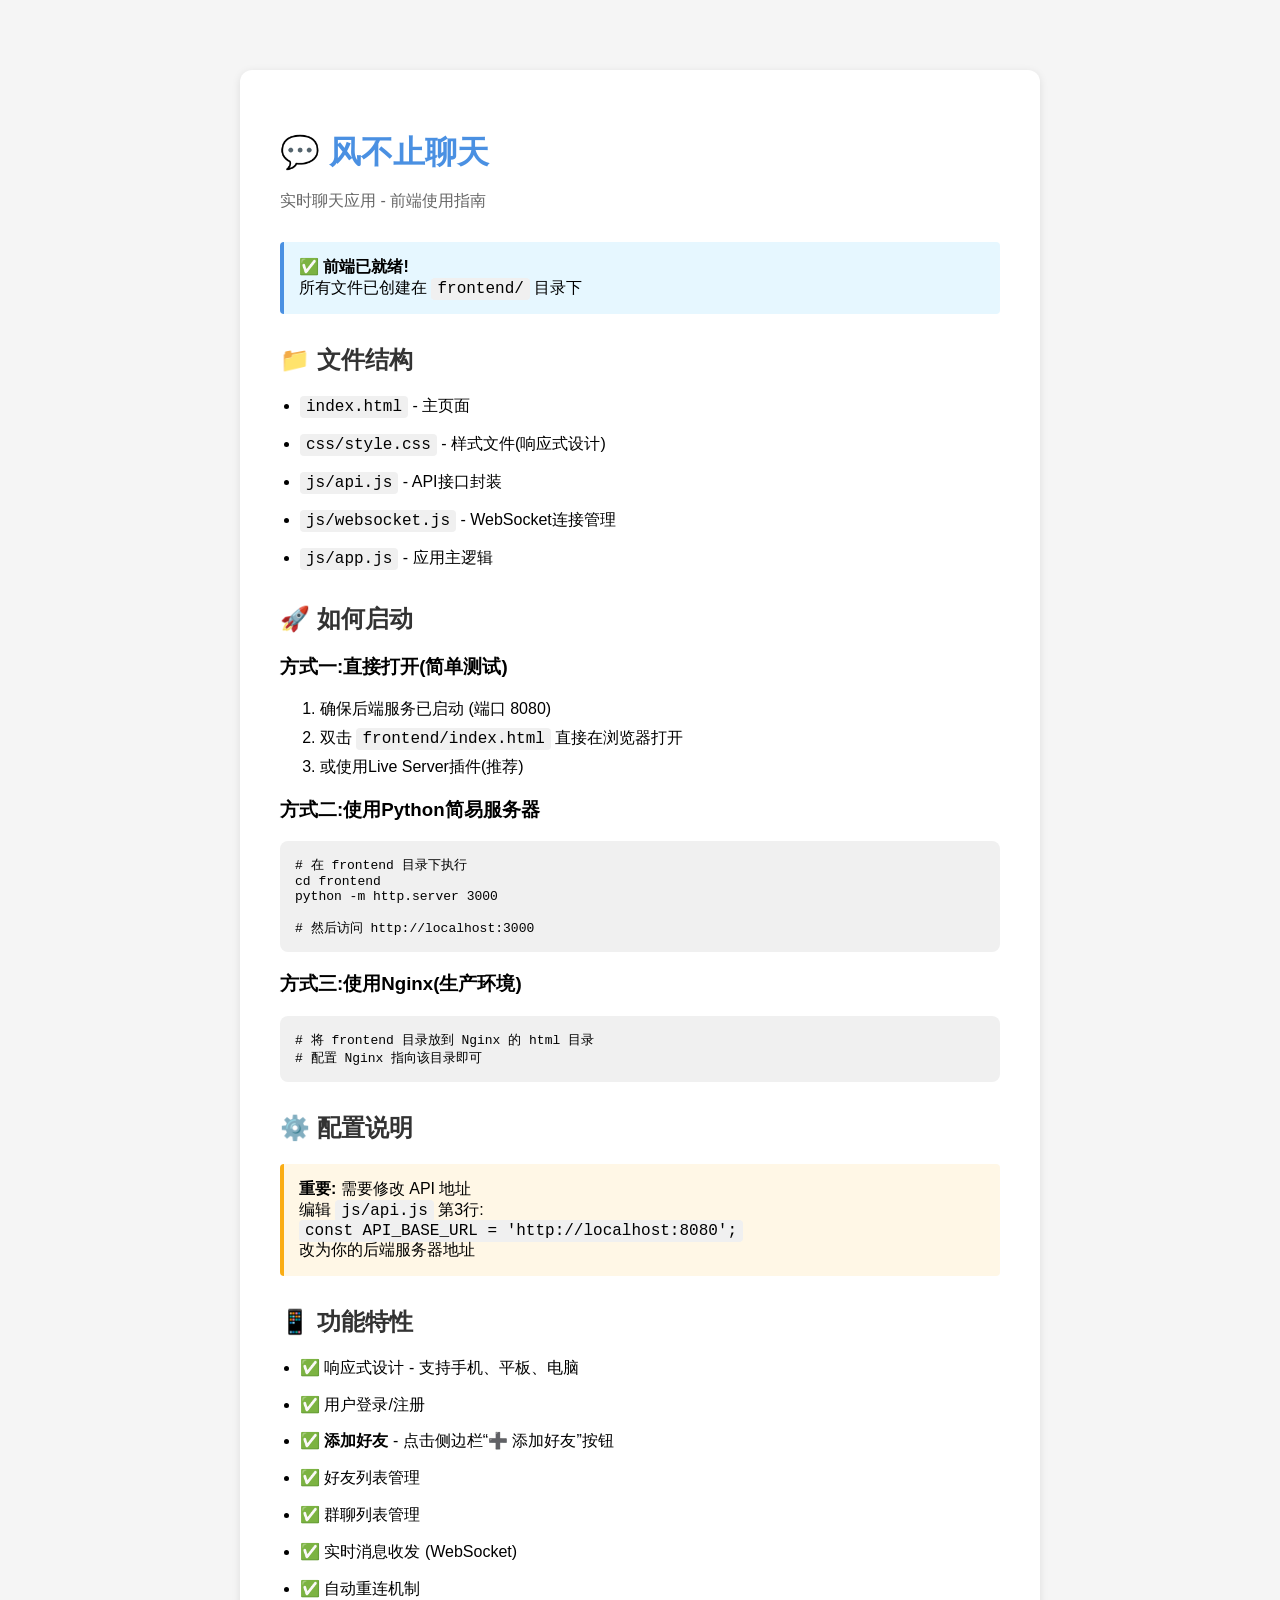
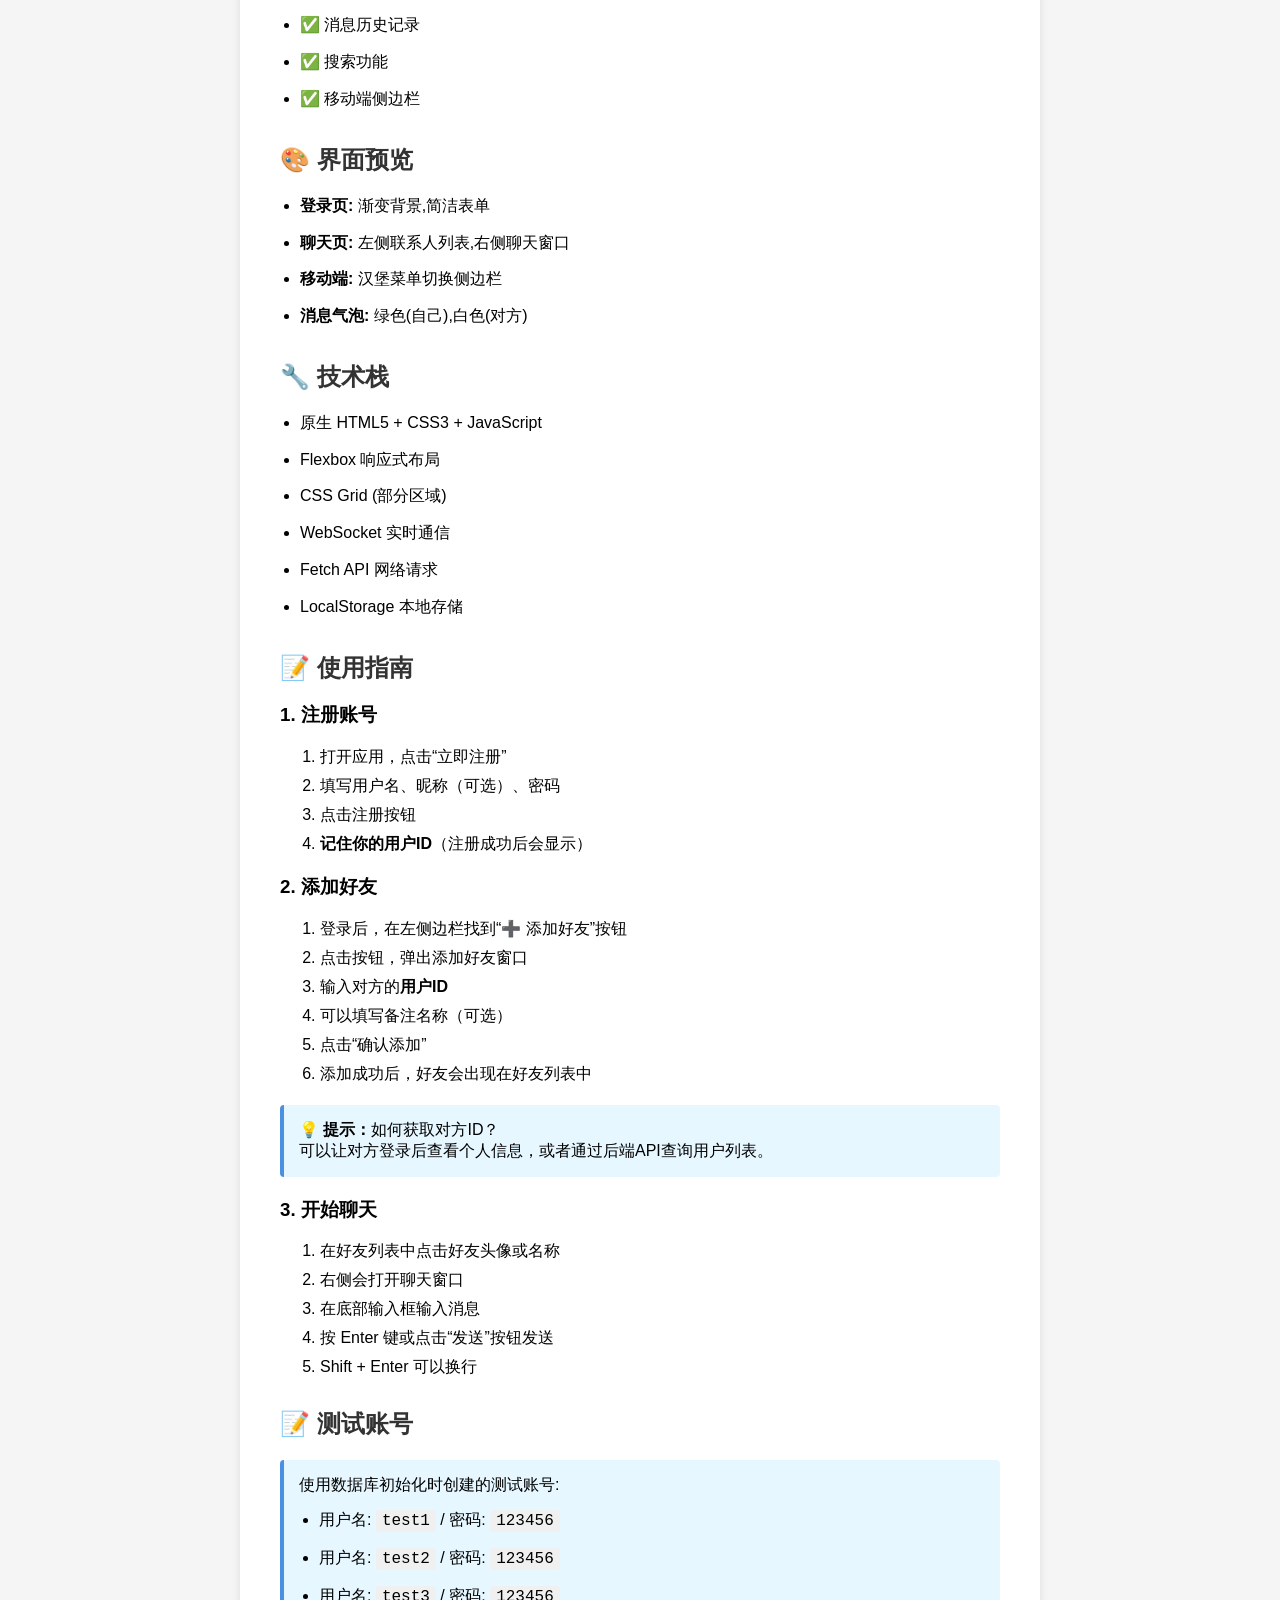
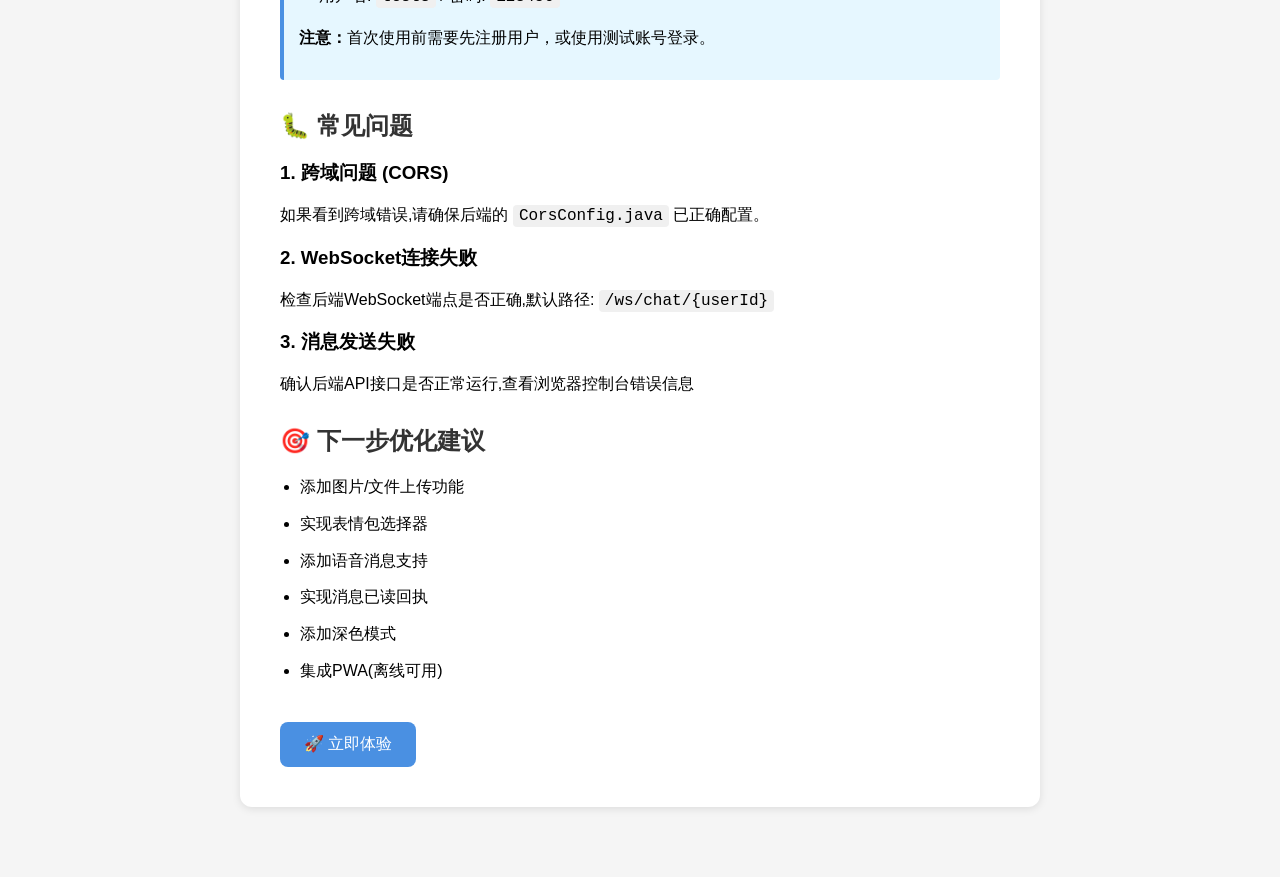
<file: src/main/resources/static/README.html>
<!DOCTYPE html>
<html lang="zh-CN">
<head>
    <meta charset="UTF-8">
    <meta name="viewport" content="width=device-width, initial-scale=1.0">
    <title>风不止聊天 - 使用说明</title>
    <style>
        body {
            font-family: -apple-system, BlinkMacSystemFont, 'Segoe UI', sans-serif;
            max-width: 800px;
            margin: 50px auto;
            padding: 20px;
            background: #f5f5f5;
        }
        .container {
            background: white;
            padding: 40px;
            border-radius: 12px;
            box-shadow: 0 2px 8px rgba(0,0,0,0.1);
        }
        h1 {
            color: #4A90E2;
            margin-bottom: 10px;
        }
        .subtitle {
            color: #666;
            margin-bottom: 30px;
        }
        h2 {
            color: #333;
            margin-top: 30px;
            margin-bottom: 15px;
        }
        ul {
            line-height: 1.8;
            padding-left: 20px;
        }
        li {
            margin-bottom: 8px;
        }
        .btn {
            display: inline-block;
            padding: 12px 24px;
            background: #4A90E2;
            color: white;
            text-decoration: none;
            border-radius: 8px;
            margin-top: 20px;
            transition: all 0.3s;
        }
        .btn:hover {
            background: #357ABD;
            transform: translateY(-2px);
            box-shadow: 0 4px 12px rgba(74,144,226,0.3);
        }
        code {
            background: #f0f0f0;
            padding: 2px 6px;
            border-radius: 4px;
            font-family: 'Courier New', monospace;
        }
        .info-box {
            background: #E6F7FF;
            border-left: 4px solid #4A90E2;
            padding: 15px;
            margin: 20px 0;
            border-radius: 4px;
        }
        .warning-box {
            background: #FFF7E6;
            border-left: 4px solid #FAAD14;
            padding: 15px;
            margin: 20px 0;
            border-radius: 4px;
        }
    </style>
</head>
<body>
    <div class="container">
        <h1>💬 风不止聊天</h1>
        <p class="subtitle">实时聊天应用 - 前端使用指南</p>
        
        <div class="info-box">
            <strong>✅ 前端已就绪!</strong><br>
            所有文件已创建在 <code>frontend/</code> 目录下
        </div>
        
        <h2>📁 文件结构</h2>
        <ul>
            <li><code>index.html</code> - 主页面</li>
            <li><code>css/style.css</code> - 样式文件(响应式设计)</li>
            <li><code>js/api.js</code> - API接口封装</li>
            <li><code>js/websocket.js</code> - WebSocket连接管理</li>
            <li><code>js/app.js</code> - 应用主逻辑</li>
        </ul>
        
        <h2>🚀 如何启动</h2>
        
        <h3>方式一:直接打开(简单测试)</h3>
        <ol>
            <li>确保后端服务已启动 (端口 8080)</li>
            <li>双击 <code>frontend/index.html</code> 直接在浏览器打开</li>
            <li>或使用Live Server插件(推荐)</li>
        </ol>
        
        <h3>方式二:使用Python简易服务器</h3>
        <pre style="background:#f0f0f0;padding:15px;border-radius:8px;overflow-x:auto;">
# 在 frontend 目录下执行
cd frontend
python -m http.server 3000

# 然后访问 http://localhost:3000</pre>
        
        <h3>方式三:使用Nginx(生产环境)</h3>
        <pre style="background:#f0f0f0;padding:15px;border-radius:8px;overflow-x:auto;">
# 将 frontend 目录放到 Nginx 的 html 目录
# 配置 Nginx 指向该目录即可</pre>
        
        <h2>⚙️ 配置说明</h2>
        
        <div class="warning-box">
            <strong>重要:</strong> 需要修改 API 地址<br>
            编辑 <code>js/api.js</code> 第3行:
            <br><code>const API_BASE_URL = 'http://localhost:8080';</code>
            <br>改为你的后端服务器地址
        </div>
        
        <h2>📱 功能特性</h2>
        <ul>
            <li>✅ 响应式设计 - 支持手机、平板、电脑</li>
            <li>✅ 用户登录/注册</li>
            <li>✅ <strong>添加好友</strong> - 点击侧边栏“➕ 添加好友”按钮</li>
            <li>✅ 好友列表管理</li>
            <li>✅ 群聊列表管理</li>
            <li>✅ 实时消息收发 (WebSocket)</li>
            <li>✅ 自动重连机制</li>
            <li>✅ 消息历史记录</li>
            <li>✅ 搜索功能</li>
            <li>✅ 移动端侧边栏</li>
        </ul>
        
        <h2>🎨 界面预览</h2>
        <ul>
            <li><strong>登录页:</strong> 渐变背景,简洁表单</li>
            <li><strong>聊天页:</strong> 左侧联系人列表,右侧聊天窗口</li>
            <li><strong>移动端:</strong> 汉堡菜单切换侧边栏</li>
            <li><strong>消息气泡:</strong> 绿色(自己),白色(对方)</li>
        </ul>
        
        <h2>🔧 技术栈</h2>
        <ul>
            <li>原生 HTML5 + CSS3 + JavaScript</li>
            <li>Flexbox 响应式布局</li>
            <li>CSS Grid (部分区域)</li>
            <li>WebSocket 实时通信</li>
            <li>Fetch API 网络请求</li>
            <li>LocalStorage 本地存储</li>
        </ul>
        
        <h2>📝 使用指南</h2>
        
        <h3>1. 注册账号</h3>
        <ol>
            <li>打开应用，点击“立即注册”</li>
            <li>填写用户名、昵称（可选）、密码</li>
            <li>点击注册按钮</li>
            <li><strong>记住你的用户ID</strong>（注册成功后会显示）</li>
        </ol>
        
        <h3>2. 添加好友</h3>
        <ol>
            <li>登录后，在左侧边栏找到“➕ 添加好友”按钮</li>
            <li>点击按钮，弹出添加好友窗口</li>
            <li>输入对方的<strong>用户ID</strong></li>
            <li>可以填写备注名称（可选）</li>
            <li>点击“确认添加”</li>
            <li>添加成功后，好友会出现在好友列表中</li>
        </ol>
        
        <div class="info-box">
            <strong>💡 提示：</strong>如何获取对方ID？<br>
            可以让对方登录后查看个人信息，或者通过后端API查询用户列表。
        </div>
        
        <h3>3. 开始聊天</h3>
        <ol>
            <li>在好友列表中点击好友头像或名称</li>
            <li>右侧会打开聊天窗口</li>
            <li>在底部输入框输入消息</li>
            <li>按 Enter 键或点击“发送”按钮发送</li>
            <li>Shift + Enter 可以换行</li>
        </ol>
        
        <h2>📝 测试账号</h2>
        <div class="info-box">
            使用数据库初始化时创建的测试账号:
            <ul style="margin-top:10px;">
                <li>用户名: <code>test1</code> / 密码: <code>123456</code></li>
                <li>用户名: <code>test2</code> / 密码: <code>123456</code></li>
                <li>用户名: <code>test3</code> / 密码: <code>123456</code></li>
            </ul>
            <p style="margin-top:10px;"><strong>注意：</strong>首次使用前需要先注册用户，或使用测试账号登录。</p>
        </div>
        
        <h2>🐛 常见问题</h2>
        
        <h3>1. 跨域问题 (CORS)</h3>
        <p>如果看到跨域错误,请确保后端的 <code>CorsConfig.java</code> 已正确配置。</p>
        
        <h3>2. WebSocket连接失败</h3>
        <p>检查后端WebSocket端点是否正确,默认路径: <code>/ws/chat/{userId}</code></p>
        
        <h3>3. 消息发送失败</h3>
        <p>确认后端API接口是否正常运行,查看浏览器控制台错误信息</p>
        
        <h2>🎯 下一步优化建议</h2>
        <ul>
            <li>添加图片/文件上传功能</li>
            <li>实现表情包选择器</li>
            <li>添加语音消息支持</li>
            <li>实现消息已读回执</li>
            <li>添加深色模式</li>
            <li>集成PWA(离线可用)</li>
        </ul>
        
        <a href="index.html" class="btn">🚀 立即体验</a>
    </div>
</body>
</html>
</file>
